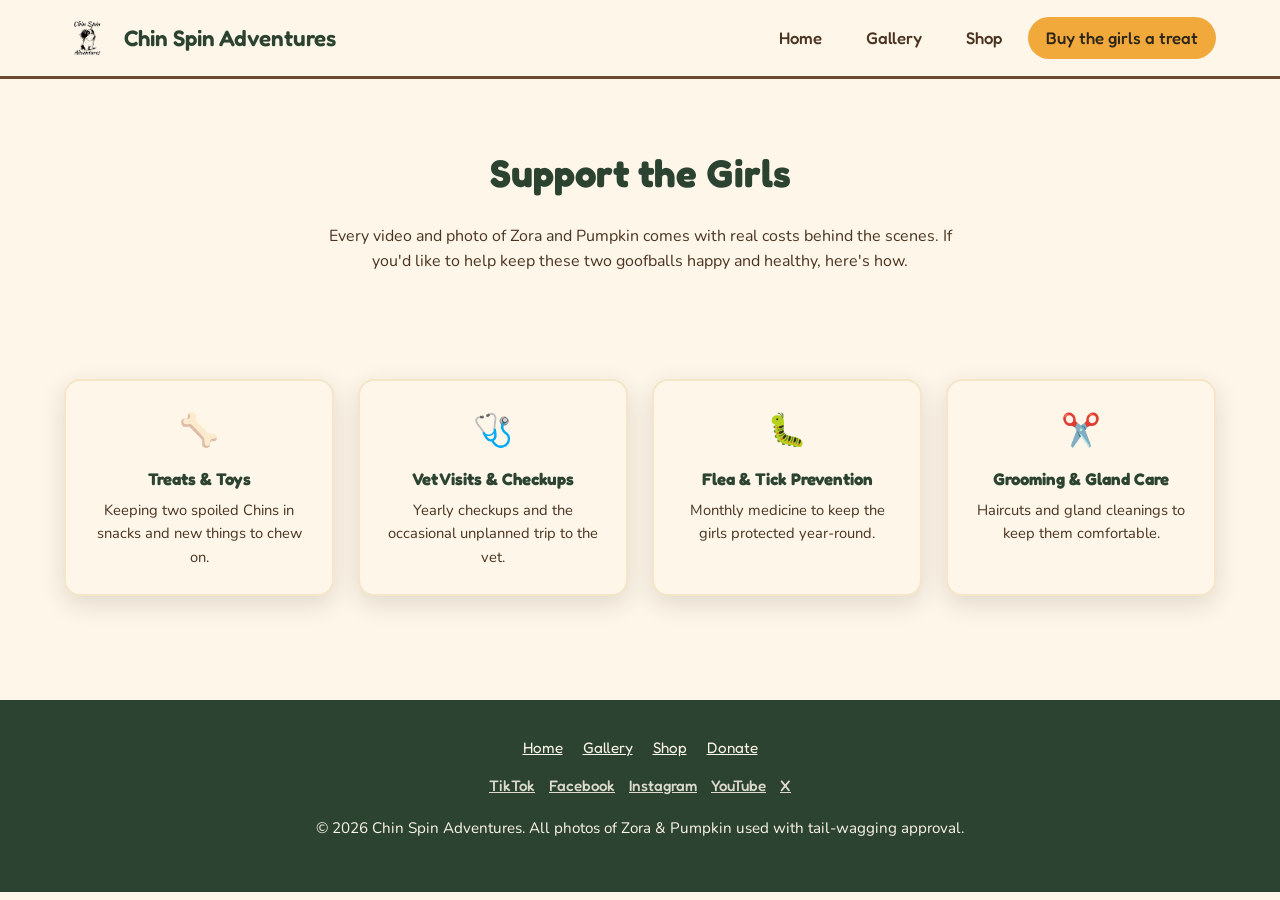
<file: donate.html>
<!DOCTYPE html>
<html lang="en">
<head>
<meta charset="UTF-8">
<meta name="viewport" content="width=device-width, initial-scale=1.0">
<title>Donate | Chin Spin Adventures</title>
<meta name="description" content="Support Zora and Pumpkin's treats, vet visits, and grooming with a donation on Buy Me a Coffee.">
<link rel="preconnect" href="https://fonts.googleapis.com">
<link rel="stylesheet" href="css/style.css">
</head>
<body>

<header class="site-header">
  <div class="site-header__inner">
    <a href="index.html" class="site-logo">
      <img src="images/Chin_Spin_Adventures_Logo_72dpi_500x500_alpha_v101.png" alt="Chin Spin Adventures logo">
      Chin Spin Adventures
    </a>
    <button class="nav-toggle" aria-label="Toggle navigation"></button>
    <nav class="site-nav">
      <a href="index.html">Home</a>
      <a href="gallery.html">Gallery</a>
      <a href="shop.html">Shop</a>
      <a href="donate.html" class="active">Buy the girls a treat</a>
    </nav>
  </div>
</header>

<section class="section" style="padding-bottom:0;">
  <div class="container">
    <h1 class="section-title">Support the Girls</h1>
    <p class="section-subtitle">
      Every video and photo of Zora and Pumpkin comes with real costs behind
      the scenes. If you'd like to help keep these two goofballs happy and
      healthy, here's how.
    </p>
  </div>
</section>

<section class="section" style="padding-top:24px;">
  <div class="container">

    <div class="reasons-grid">
      <div class="reason-card">
        <div class="reason-card__icon">🦴</div>
        <h3>Treats &amp; Toys</h3>
        <p>Keeping two spoiled Chins in snacks and new things to chew on.</p>
      </div>
      <div class="reason-card">
        <div class="reason-card__icon">🩺</div>
        <h3>Vet Visits &amp; Checkups</h3>
        <p>Yearly checkups and the occasional unplanned trip to the vet.</p>
      </div>
      <div class="reason-card">
        <div class="reason-card__icon">🐛</div>
        <h3>Flea &amp; Tick Prevention</h3>
        <p>Monthly medicine to keep the girls protected year-round.</p>
      </div>
      <div class="reason-card">
        <div class="reason-card__icon">✂️</div>
        <h3>Grooming &amp; Gland Care</h3>
        <p>Haircuts and gland cleanings to keep them comfortable.</p>
      </div>
    </div>

    <div class="cta-row">
      <script type="text/javascript" src="https://cdnjs.buymeacoffee.com/1.0.0/button.prod.min.js" data-name="bmc-button" data-slug="wearepumpkg" data-color="#FFDD00" data-emoji="" data-font="Cookie" data-text="Buy the Girls a Treat" data-outline-color="#000000" data-font-color="#000000" data-coffee-color="#ffffff"></script>
    </div>
  </div>
</section>

<footer class="site-footer">
  <div class="footer-nav">
    <a href="index.html">Home</a>
    <a href="gallery.html">Gallery</a>
    <a href="shop.html">Shop</a>
    <a href="donate.html">Donate</a>
  </div>
  <div class="footer-social">
    <a href="https://www.tiktok.com/@chinspinadventures" target="_blank" rel="noopener">TikTok</a>
    <a href="https://www.facebook.com/ChinSpinAdventures/" target="_blank" rel="noopener">Facebook</a>
    <a href="https://www.instagram.com/chinspinadventures/" target="_blank" rel="noopener">Instagram</a>
    <a href="https://www.youtube.com/@ChinSpinAdventures" target="_blank" rel="noopener">YouTube</a>
    <a href="https://x.com/ChinSpinVenture" target="_blank" rel="noopener">X</a>
  </div>
  <p>&copy; <span id="year"></span> Chin Spin Adventures. All photos of Zora &amp; Pumpkin used with tail-wagging approval.</p>
</footer>

<script src="js/main.js"></script>
<script>document.getElementById('year').textContent = new Date().getFullYear();</script>
</body>
</html>
</file>
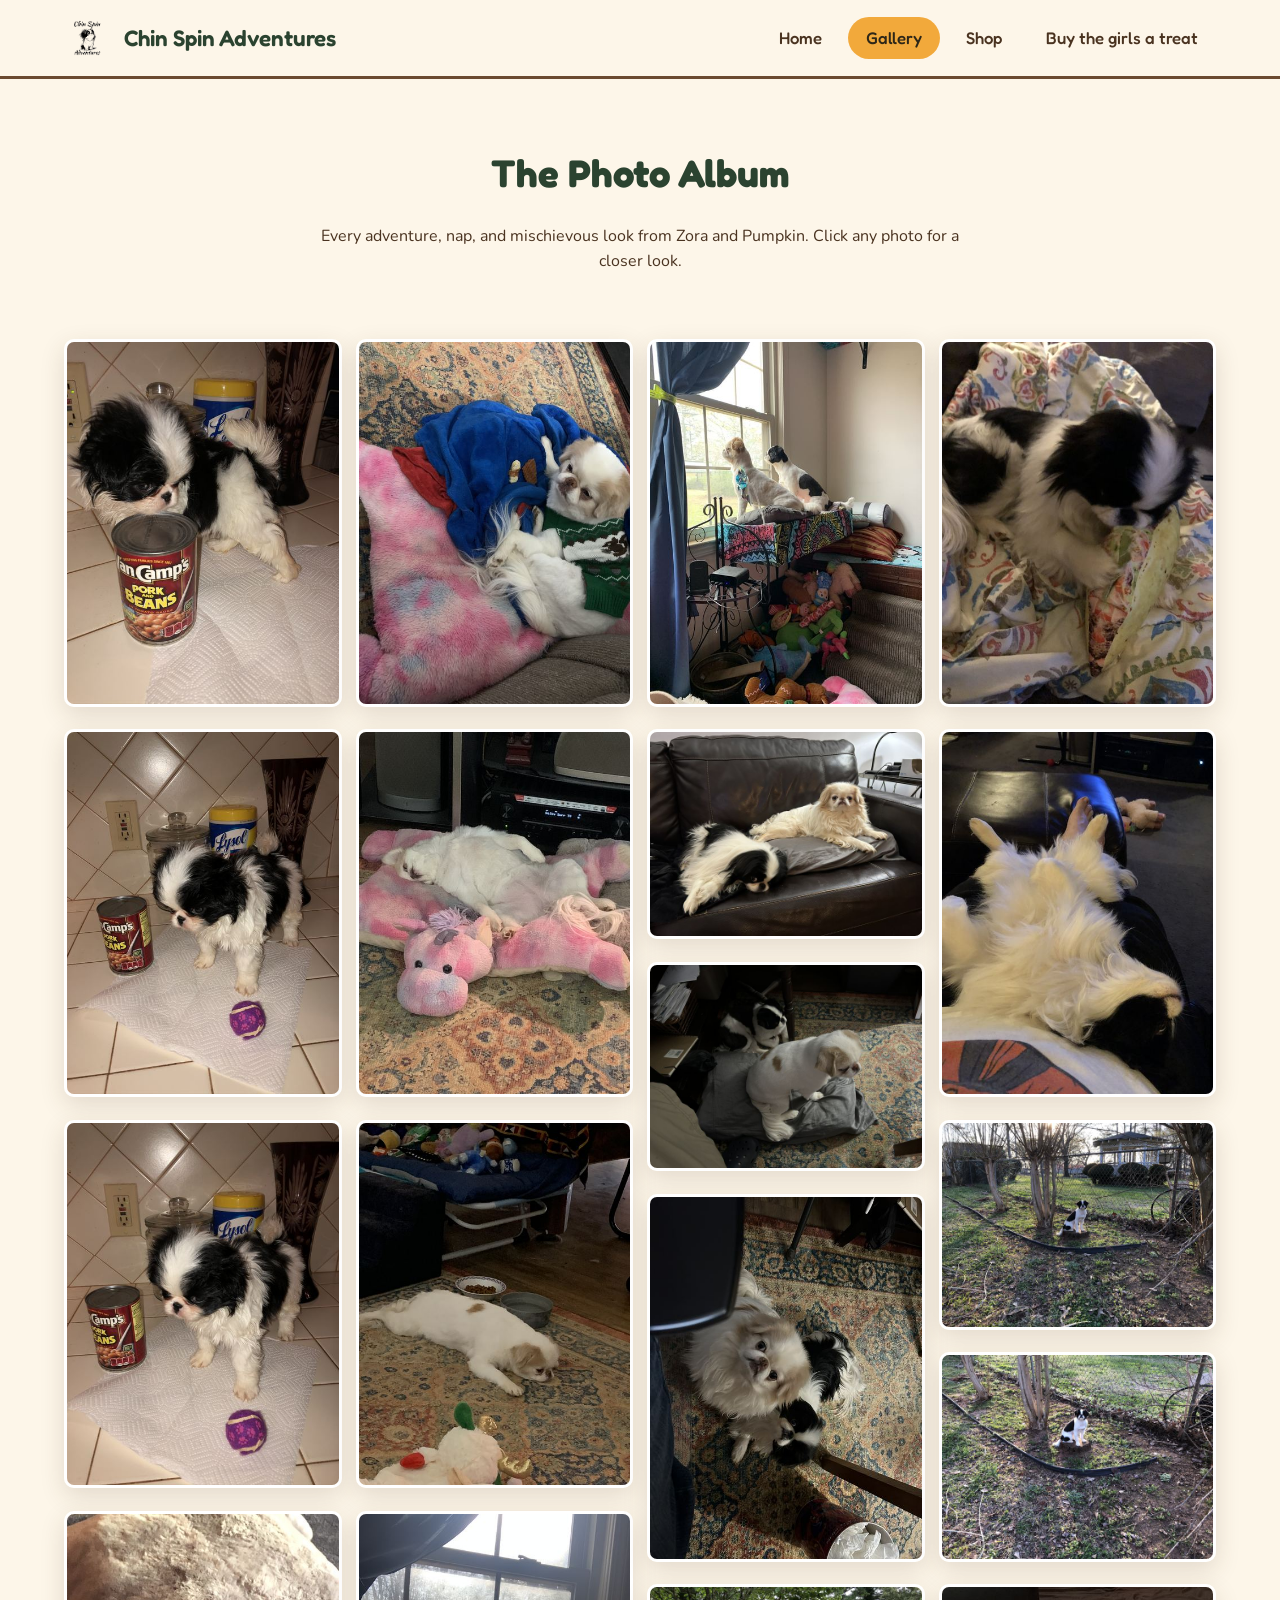
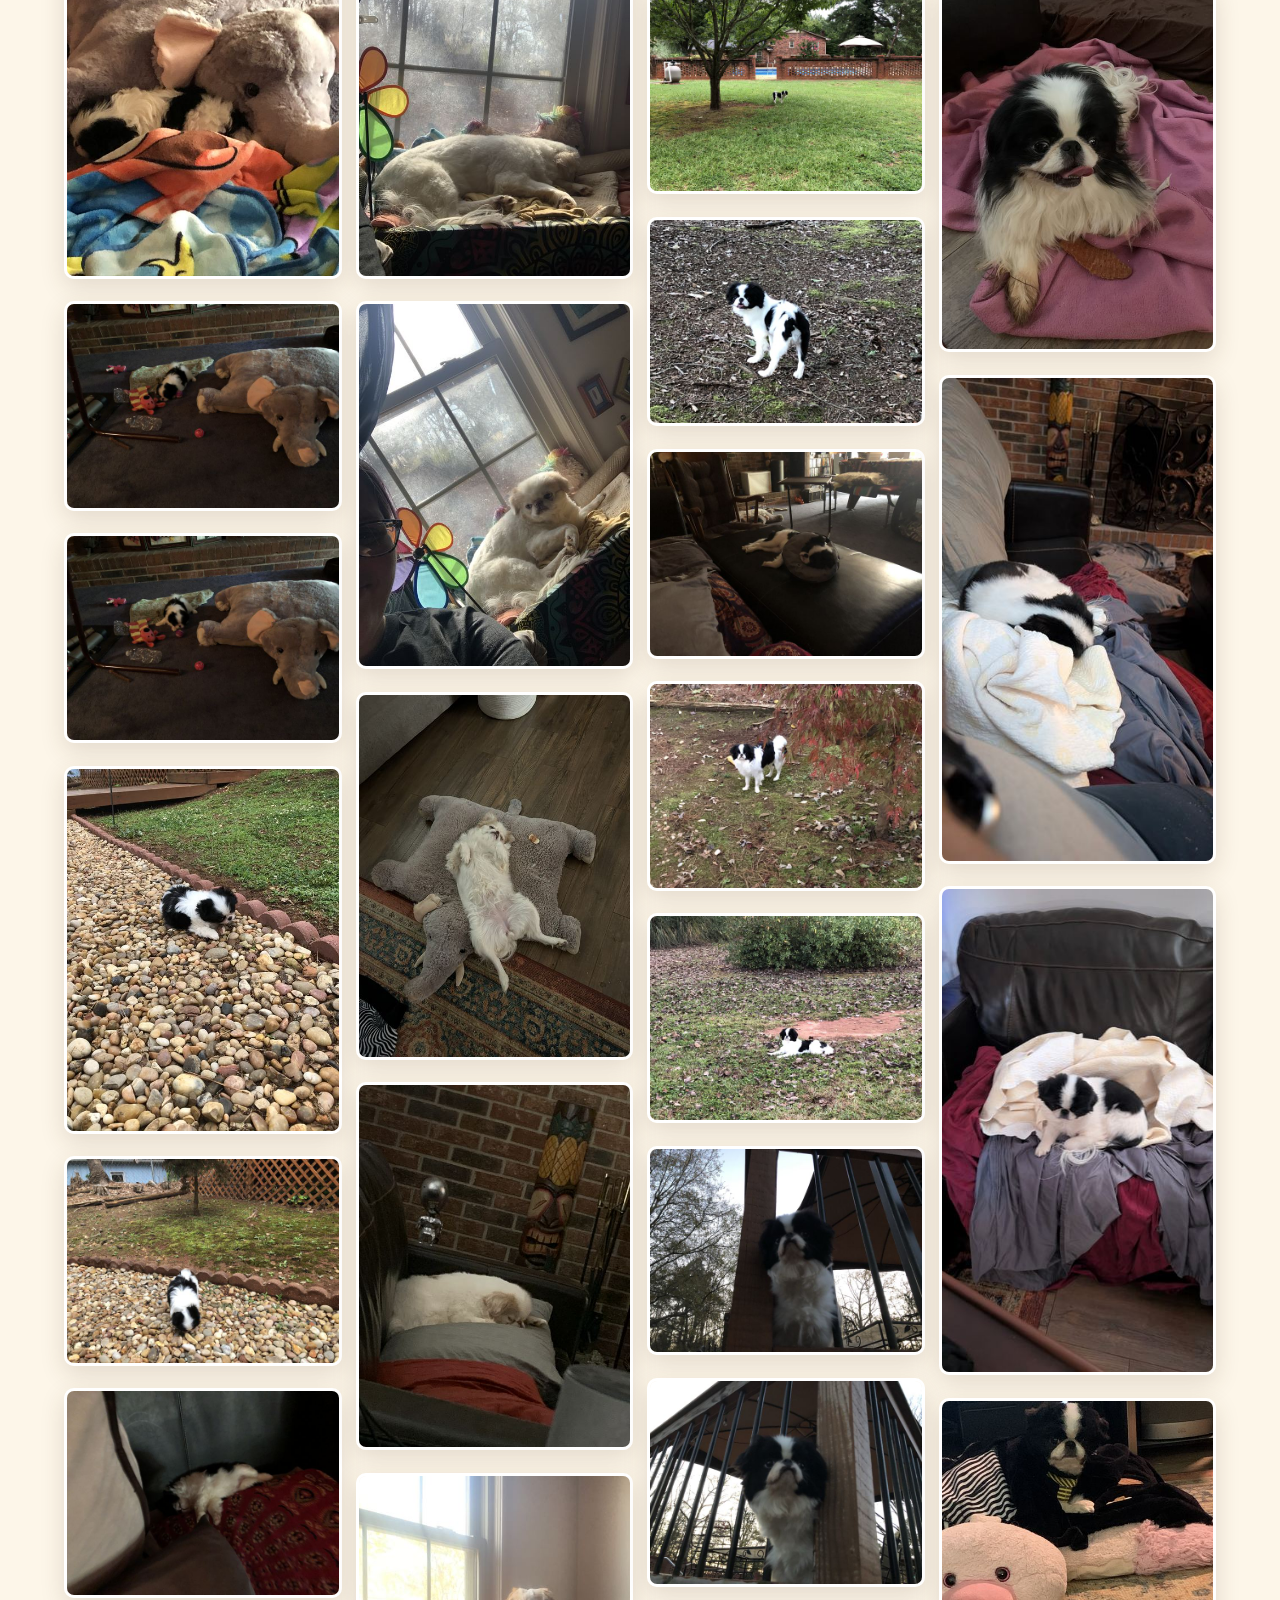
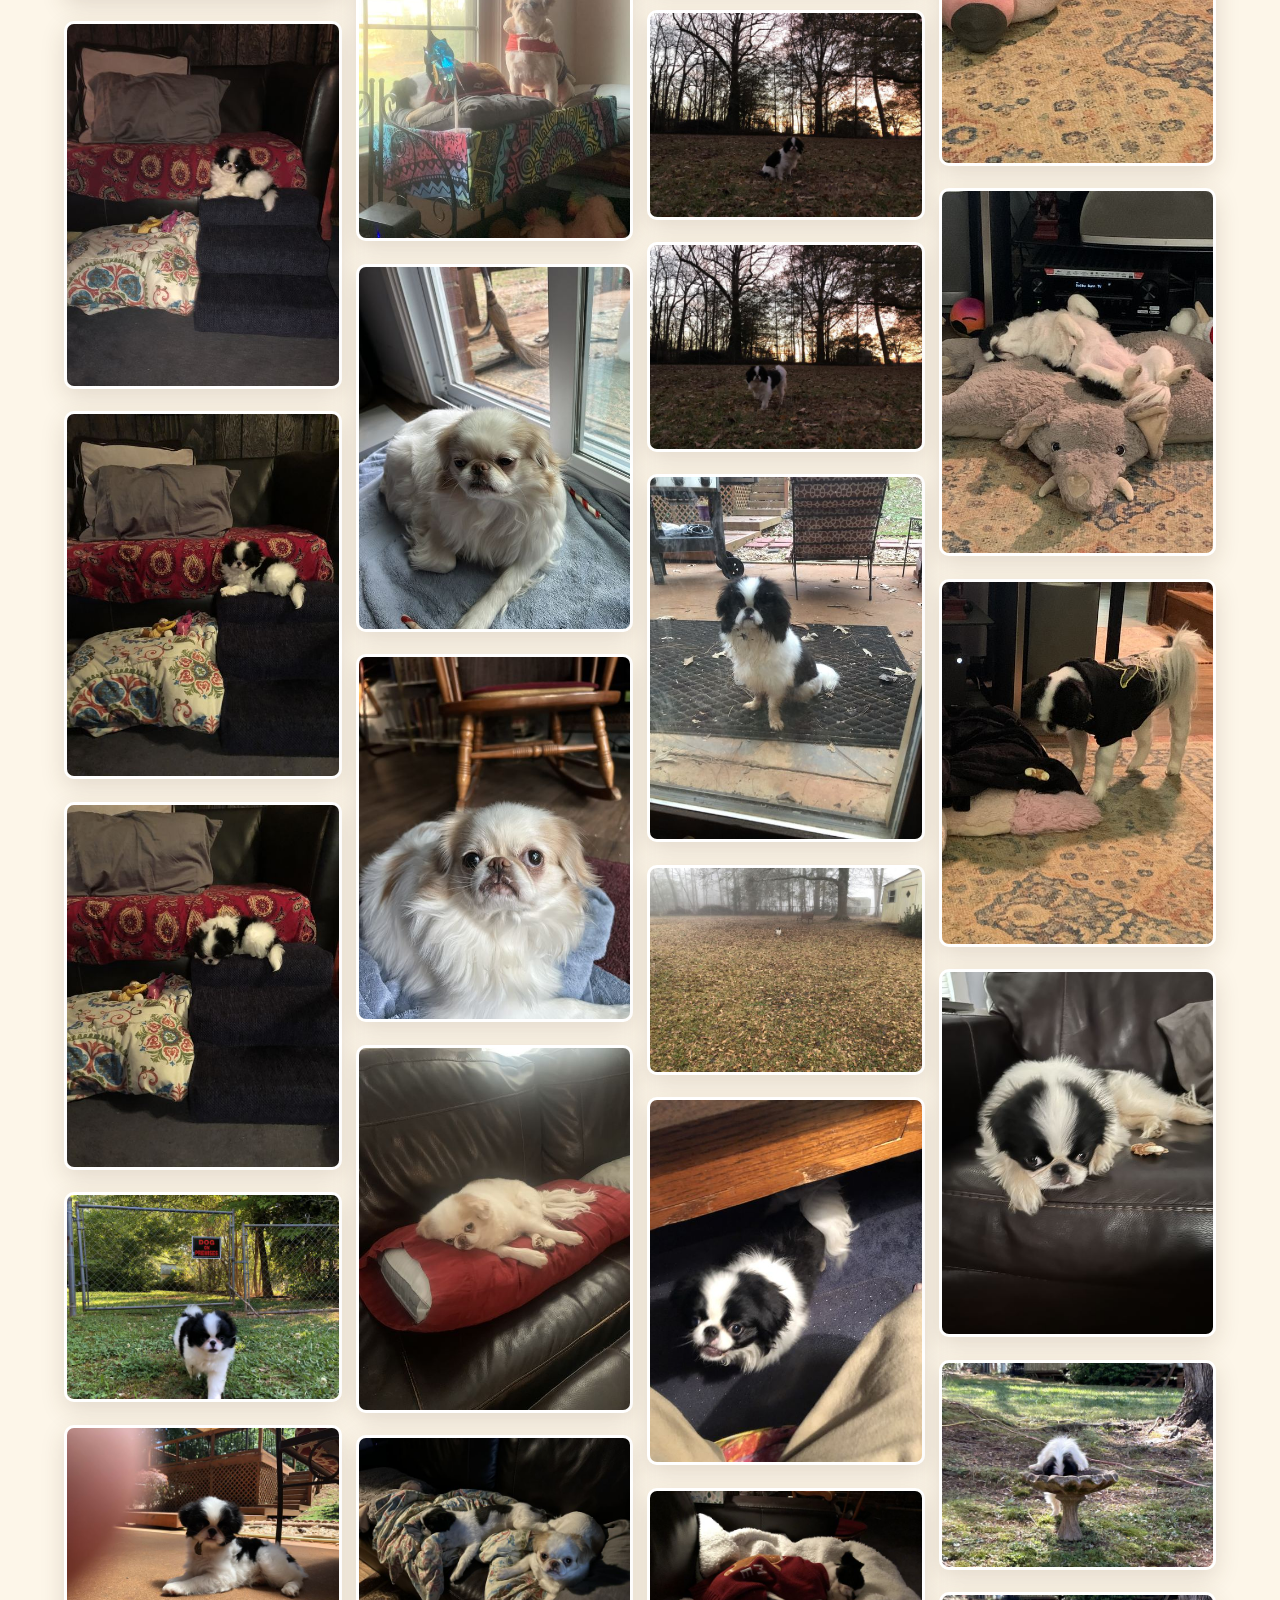
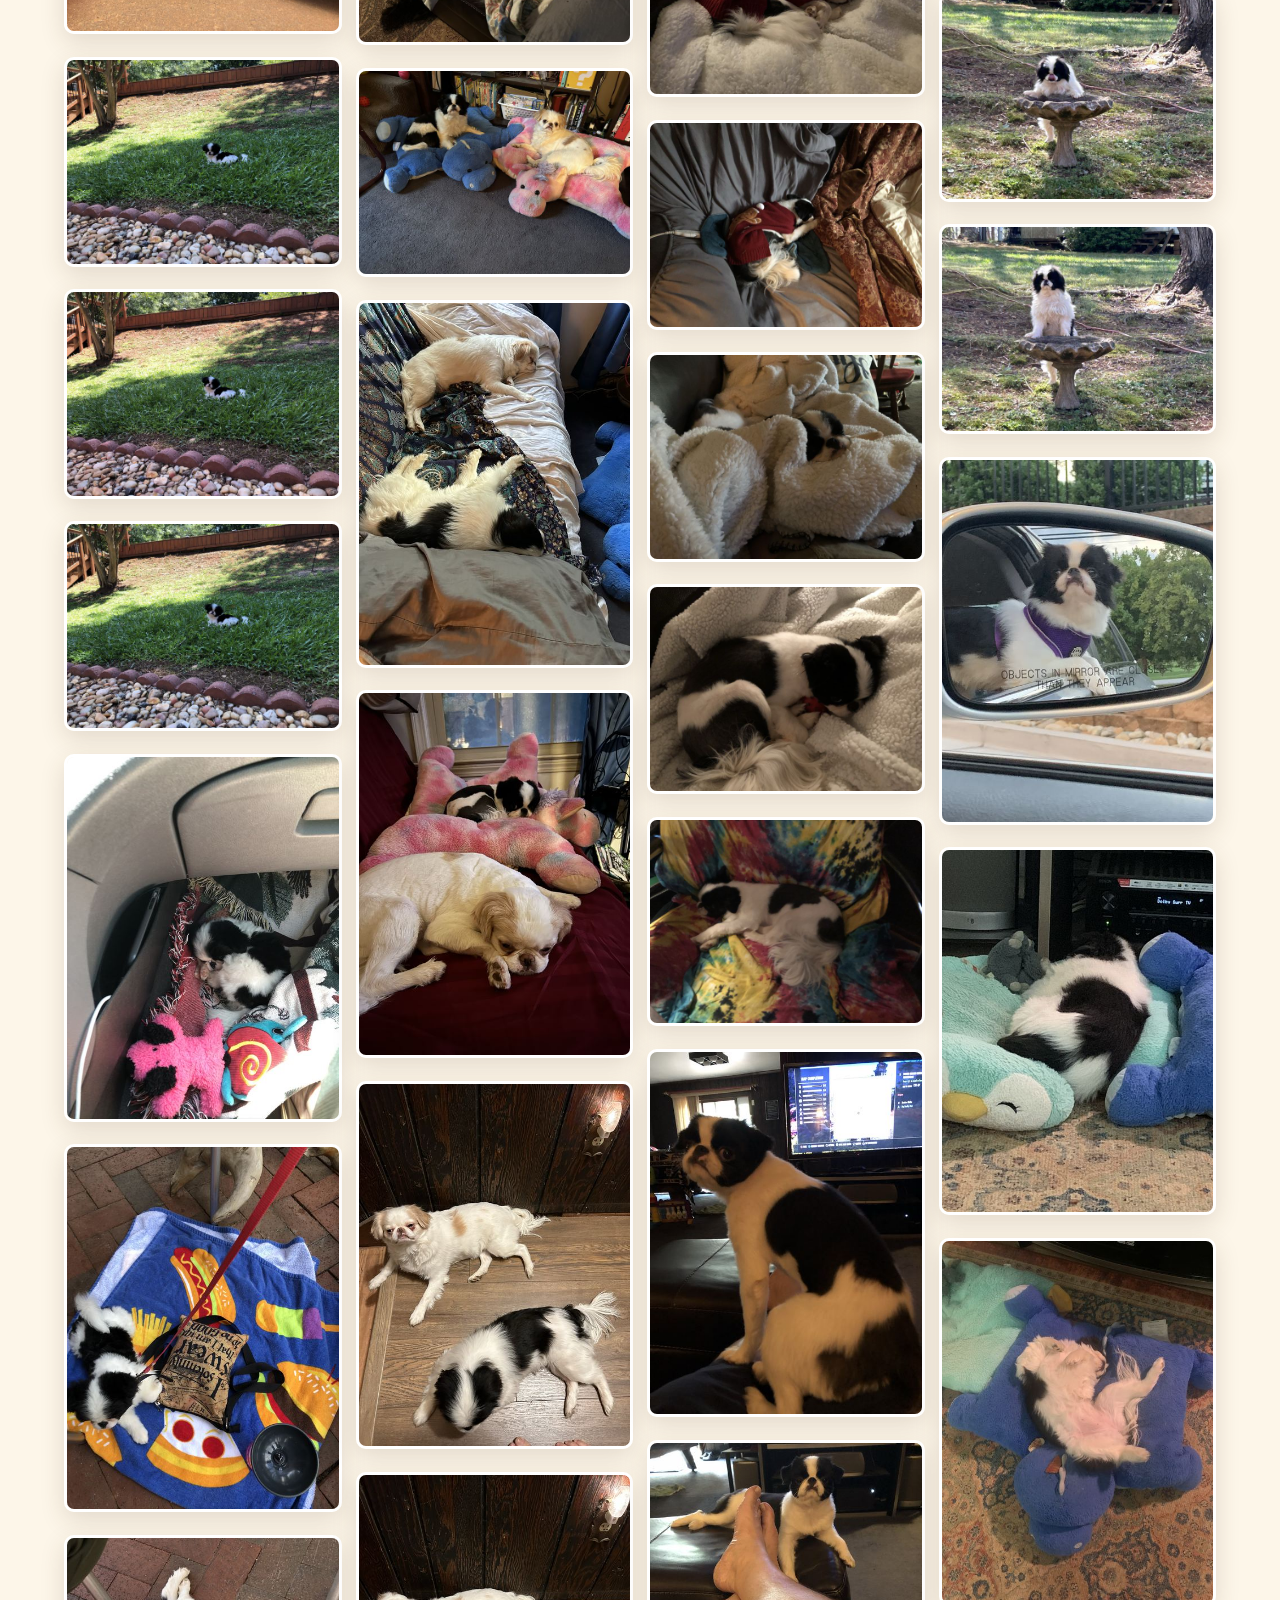
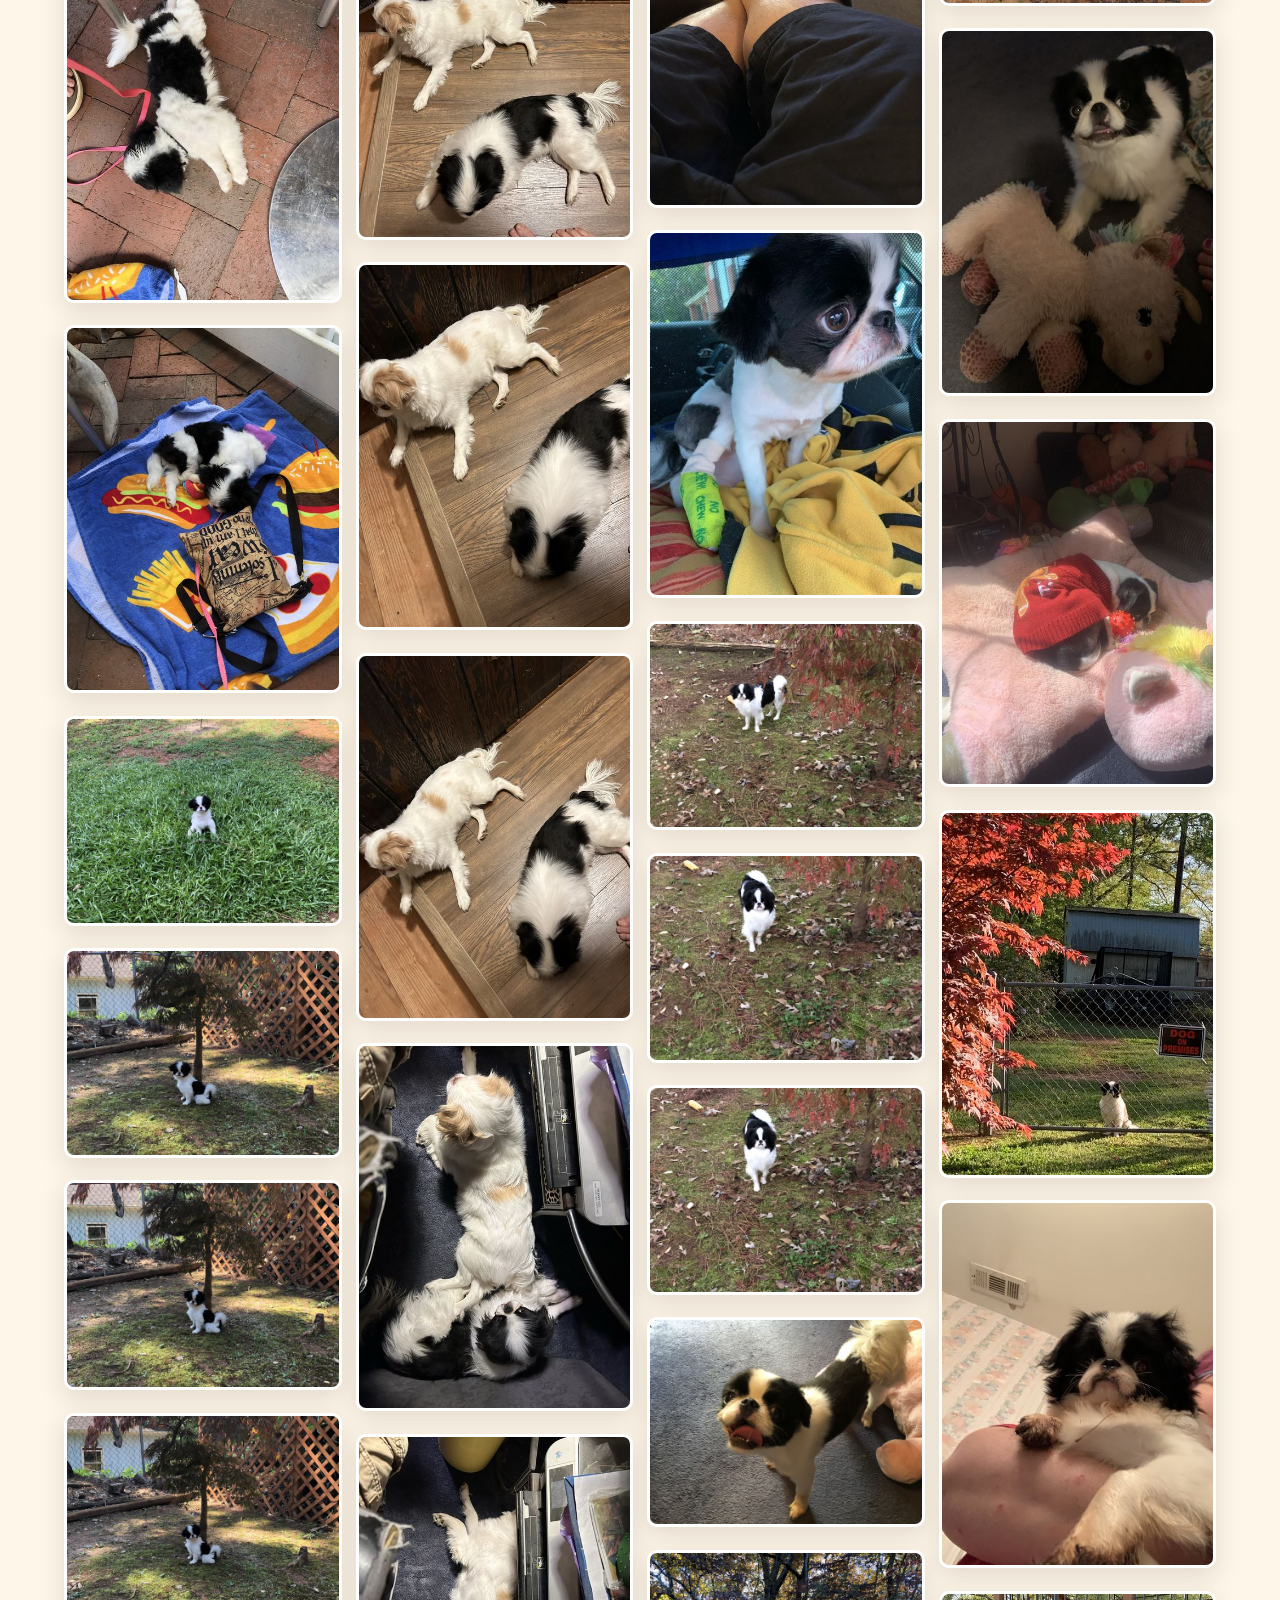
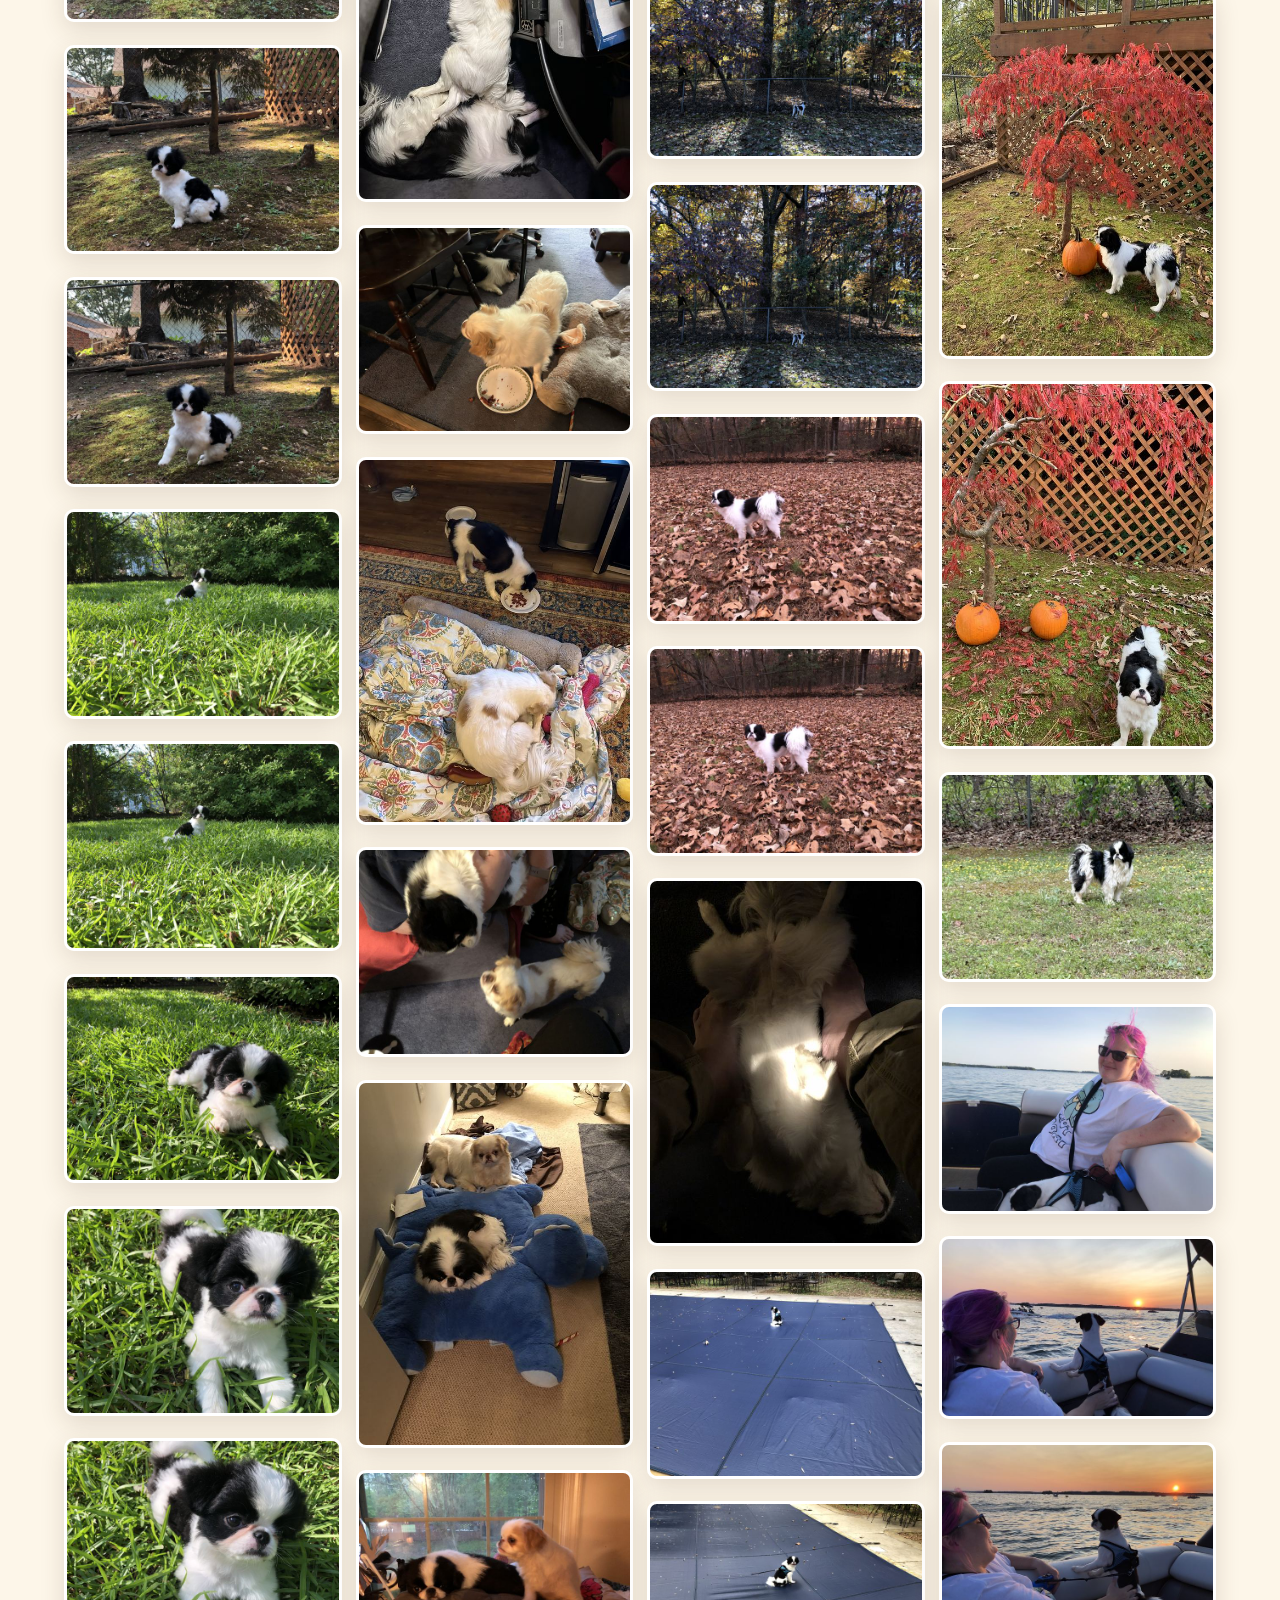
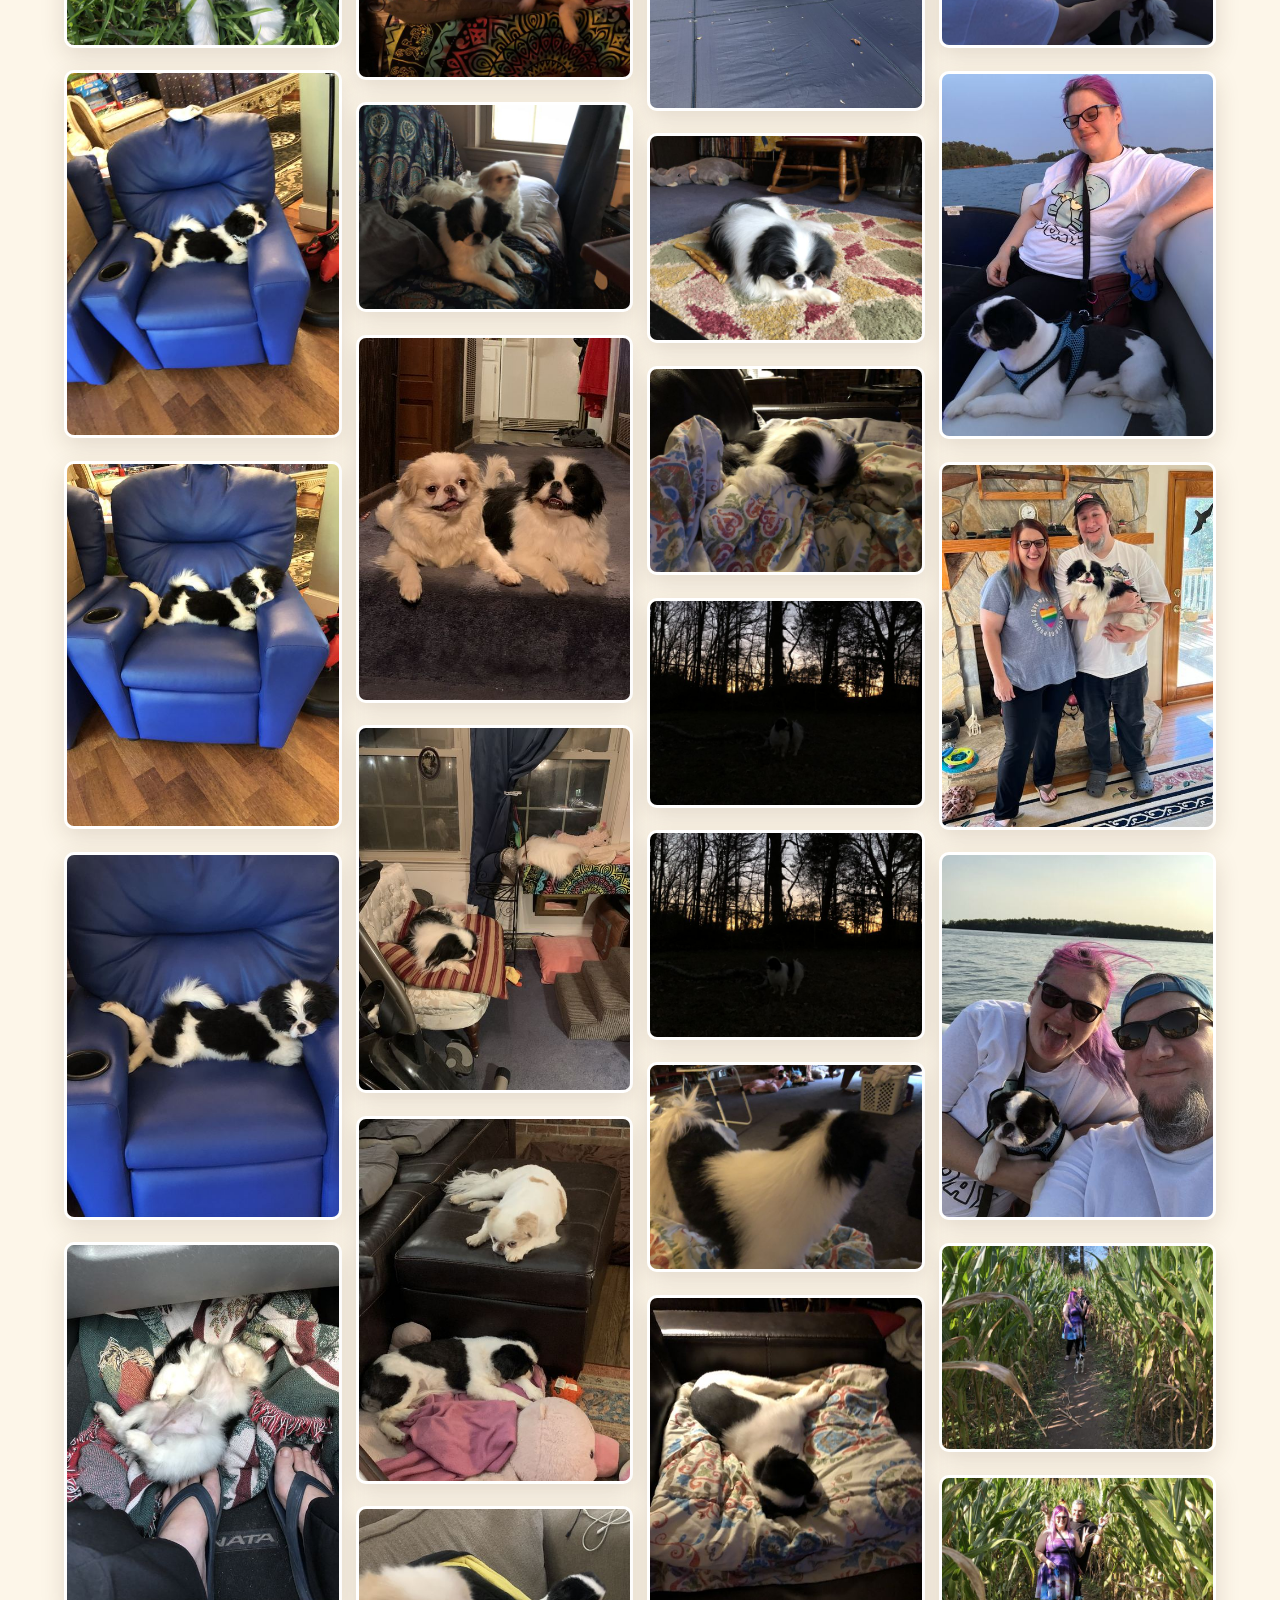
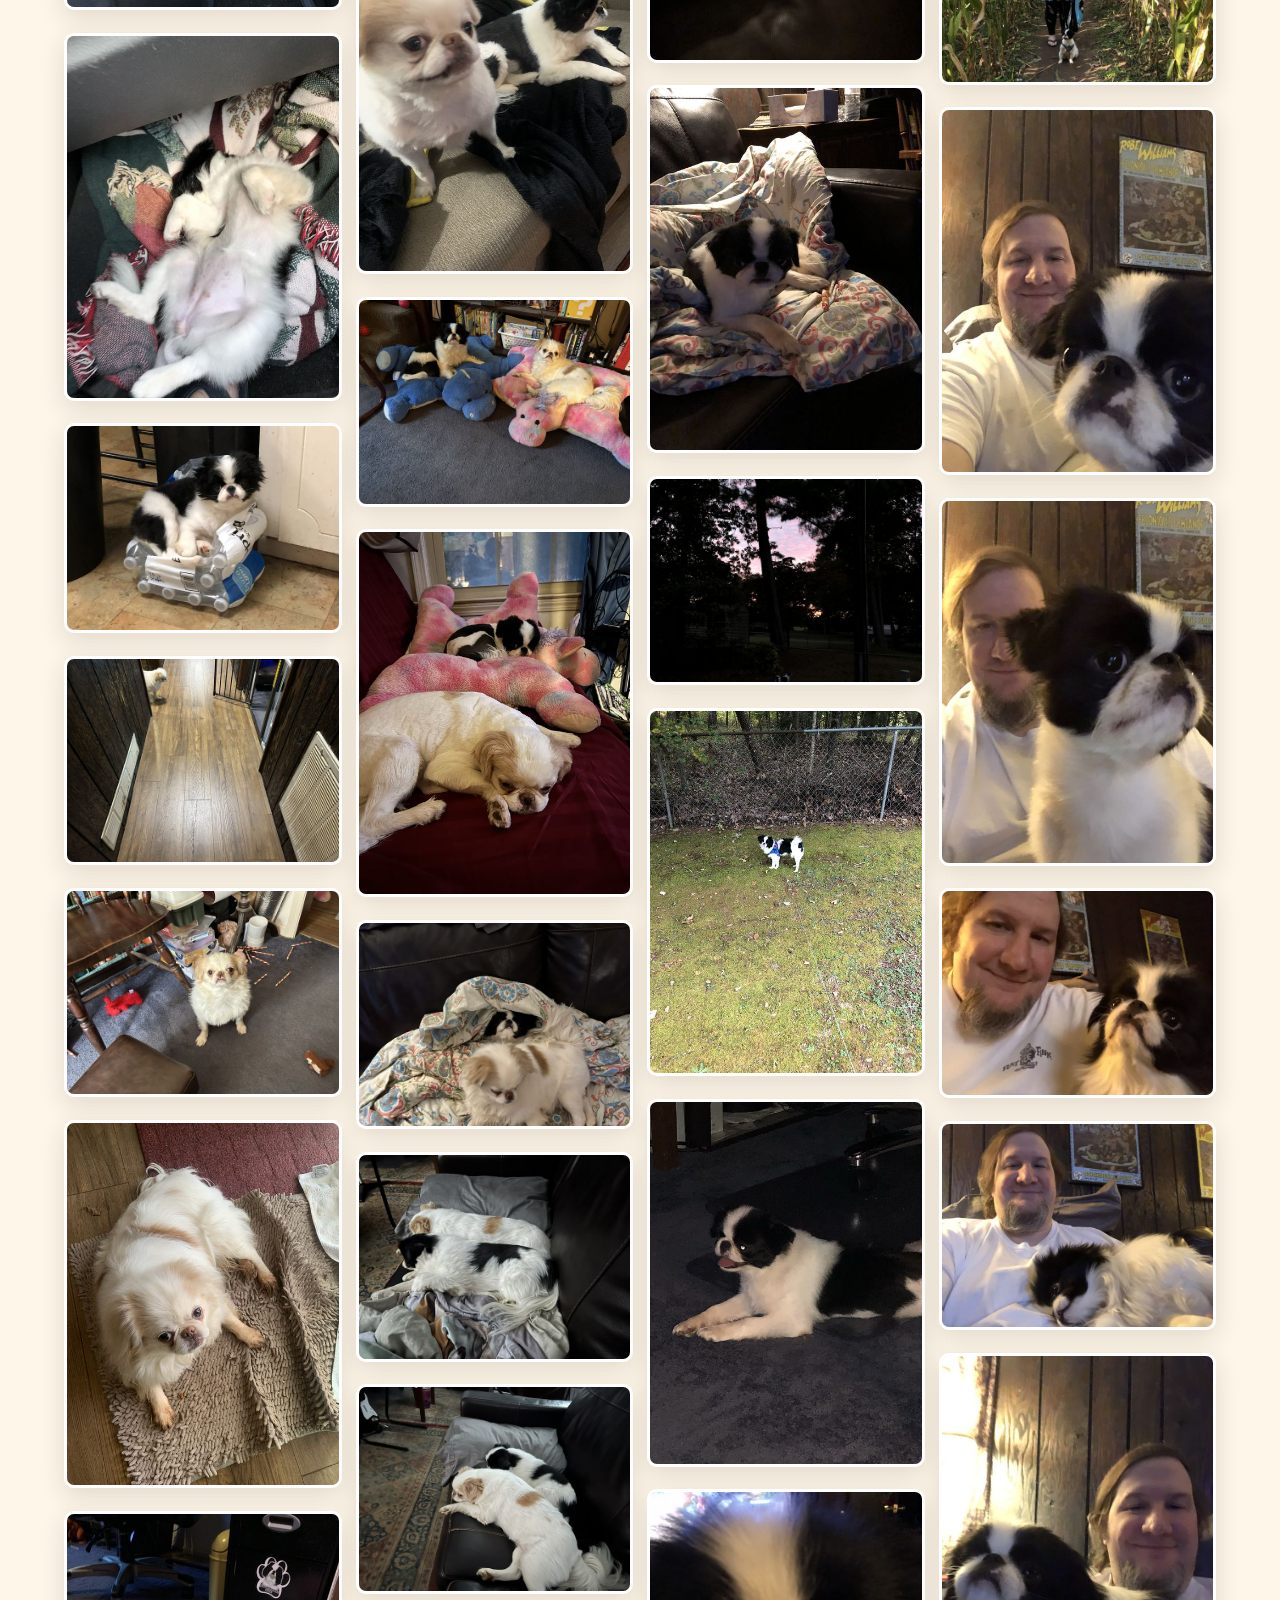
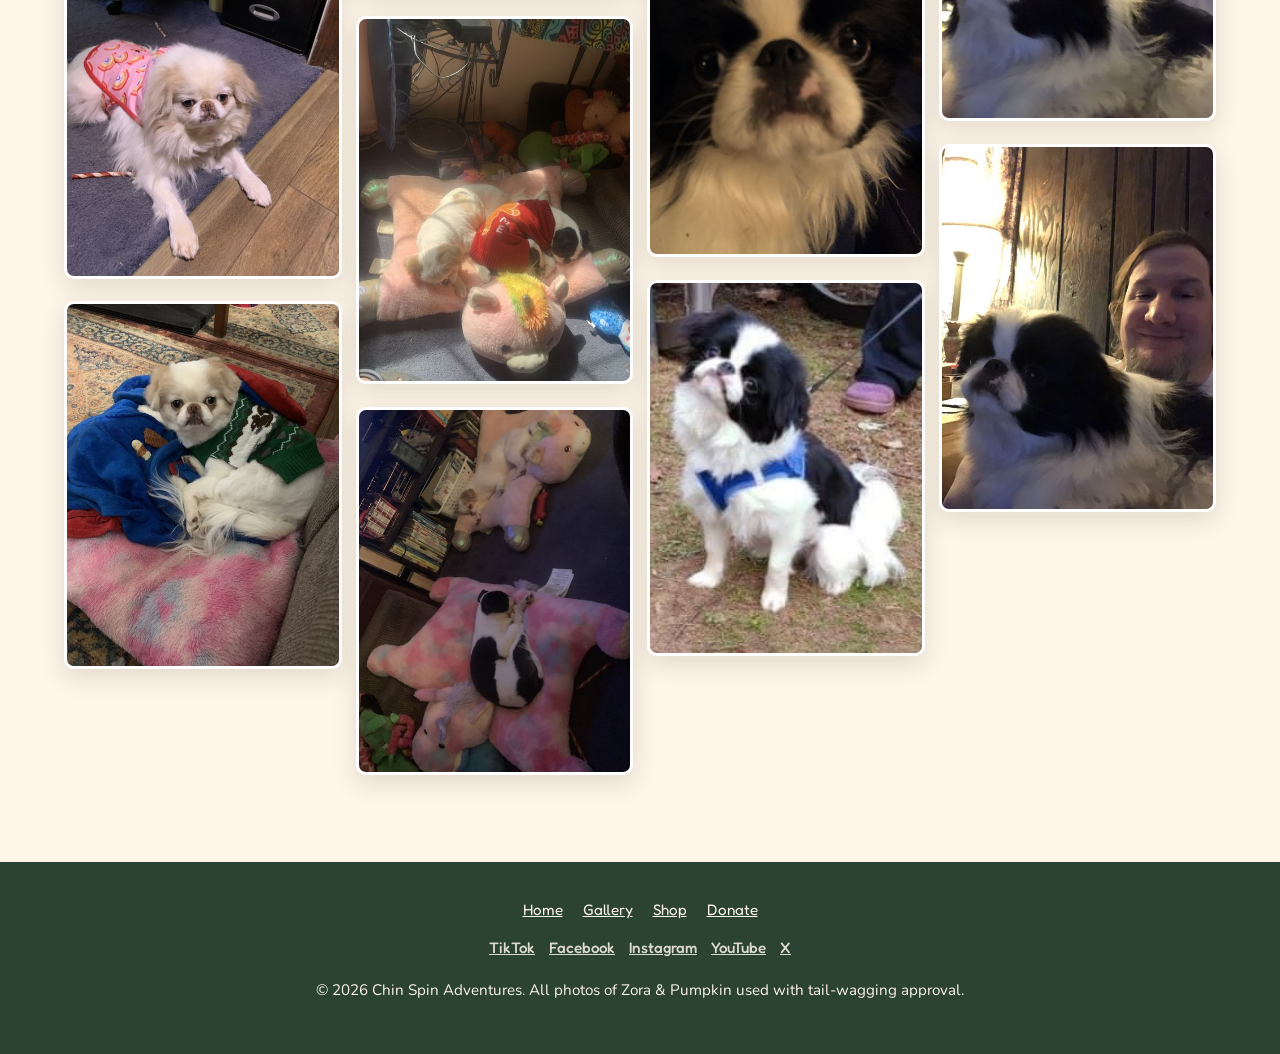
<file: gallery.html>
<!DOCTYPE html>
<html lang="en">
<head>
<meta charset="UTF-8">
<meta name="viewport" content="width=device-width, initial-scale=1.0">
<title>Gallery | Chin Spin Adventures</title>
<meta name="description" content="Photo album of Zora and Pumpkin, two Japanese Chin pups. Click any photo for a bigger look.">
<link rel="preconnect" href="https://fonts.googleapis.com">
<link rel="stylesheet" href="css/style.css">
<link rel="stylesheet" href="css/gallery.css">
</head>
<body>

<header class="site-header">
  <div class="site-header__inner">
    <a href="index.html" class="site-logo">
      <img src="images/Chin_Spin_Adventures_Logo_72dpi_500x500_alpha_v101.png" alt="Chin Spin Adventures logo">
      Chin Spin Adventures
    </a>
    <button class="nav-toggle" aria-label="Toggle navigation"></button>
    <nav class="site-nav">
      <a href="index.html">Home</a>
      <a href="gallery.html" class="active">Gallery</a>
      <a href="shop.html">Shop</a>
      <a href="donate.html">Buy the girls a treat</a>
    </nav>
  </div>
</header>

<section class="section" style="padding-bottom:0;">
  <div class="container">
    <h1 class="section-title">The Photo Album</h1>
    <p class="section-subtitle">
      Every adventure, nap, and mischievous look from Zora and Pumpkin.
      Click any photo for a closer look.
    </p>
  </div>
</section>

<section class="section" style="padding-top:24px;">
  <div class="container">
    <div class="photo-wall" id="photoWall"></div>
  </div>
</section>

<footer class="site-footer">
  <div class="footer-nav">
    <a href="index.html">Home</a>
    <a href="gallery.html">Gallery</a>
    <a href="shop.html">Shop</a>
    <a href="donate.html">Donate</a>
  </div>
  <div class="footer-social">
    <a href="https://www.tiktok.com/@chinspinadventures" target="_blank" rel="noopener">TikTok</a>
    <a href="https://www.facebook.com/ChinSpinAdventures/" target="_blank" rel="noopener">Facebook</a>
    <a href="https://www.instagram.com/chinspinadventures/" target="_blank" rel="noopener">Instagram</a>
    <a href="https://www.youtube.com/@ChinSpinAdventures" target="_blank" rel="noopener">YouTube</a>
    <a href="https://x.com/ChinSpinVenture" target="_blank" rel="noopener">X</a>
  </div>
  <p>&copy; <span id="year"></span> Chin Spin Adventures. All photos of Zora &amp; Pumpkin used with tail-wagging approval.</p>
</footer>

<script src="js/main.js"></script>
<script src="js/gallery-data.js"></script>
<script src="js/lightbox.js"></script>
<script src="js/gallery.js"></script>
<script>document.getElementById('year').textContent = new Date().getFullYear();</script>
</body>
</html>
</file>
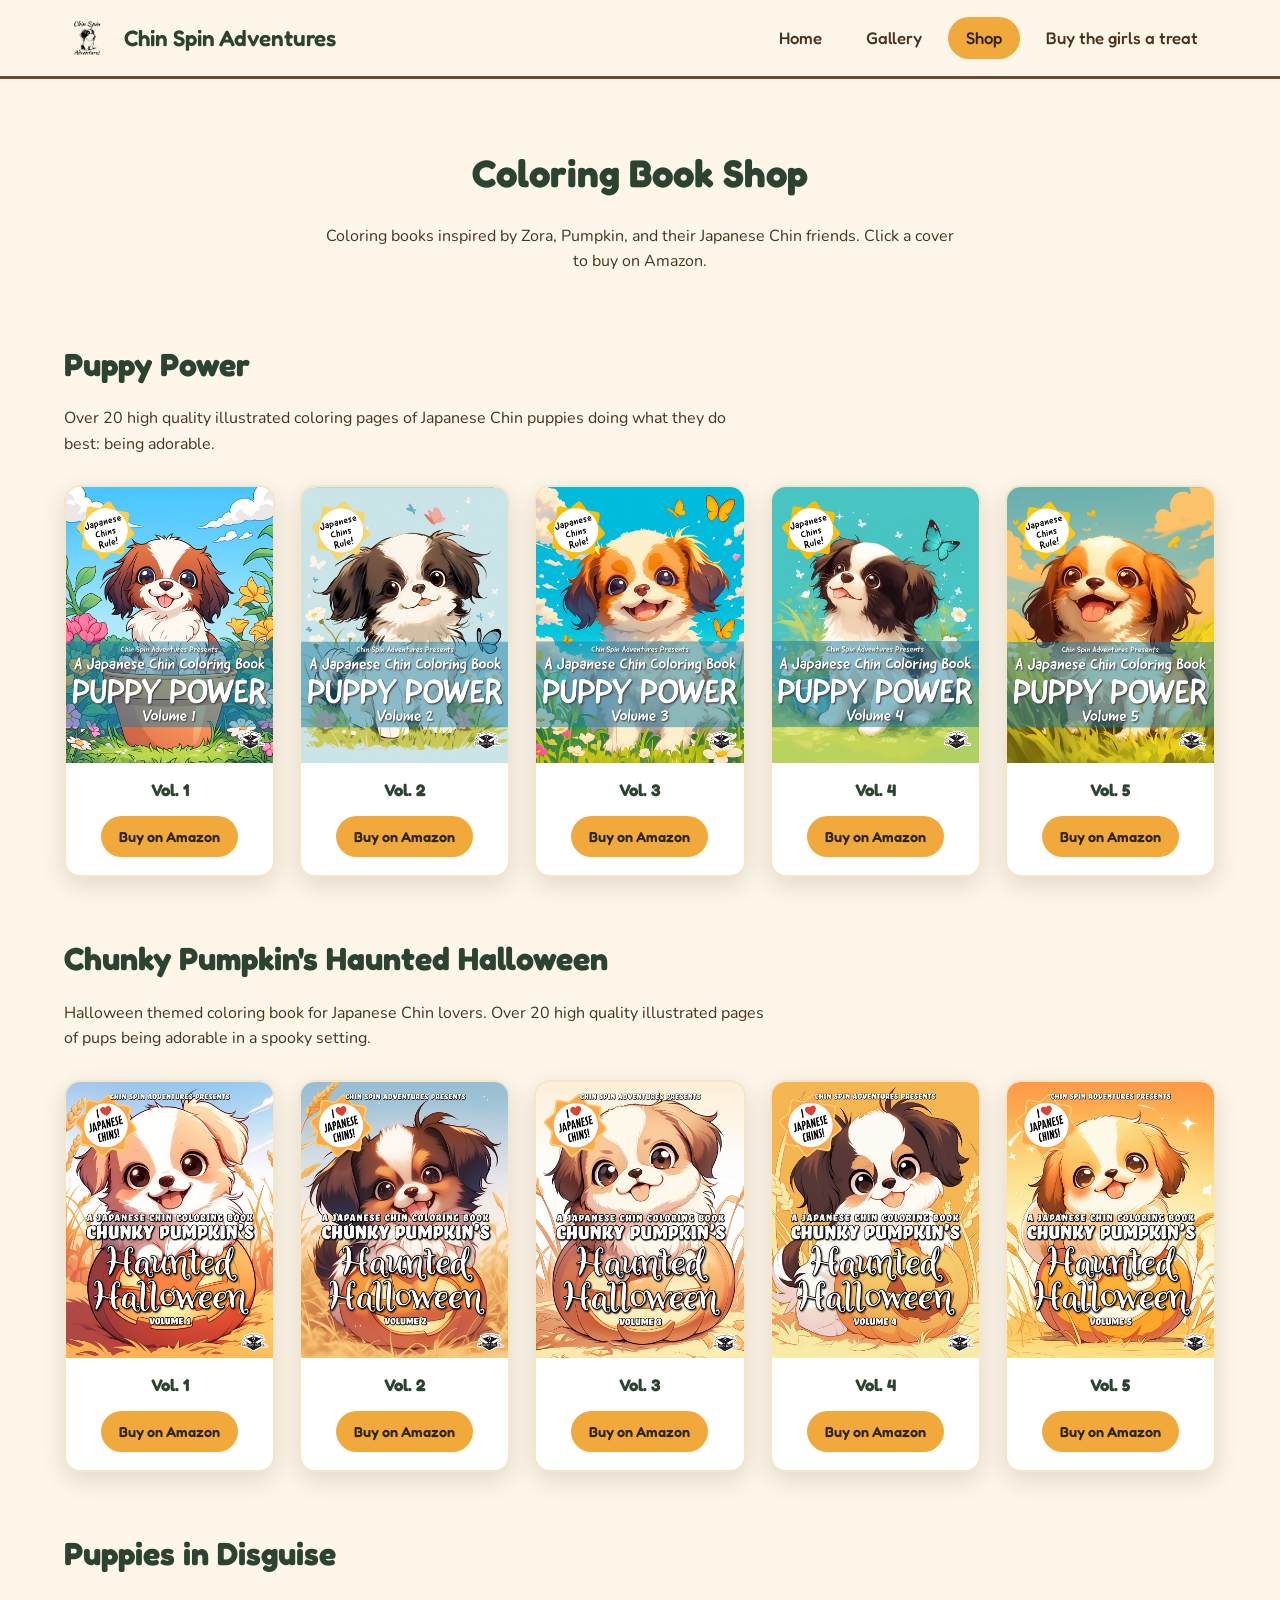
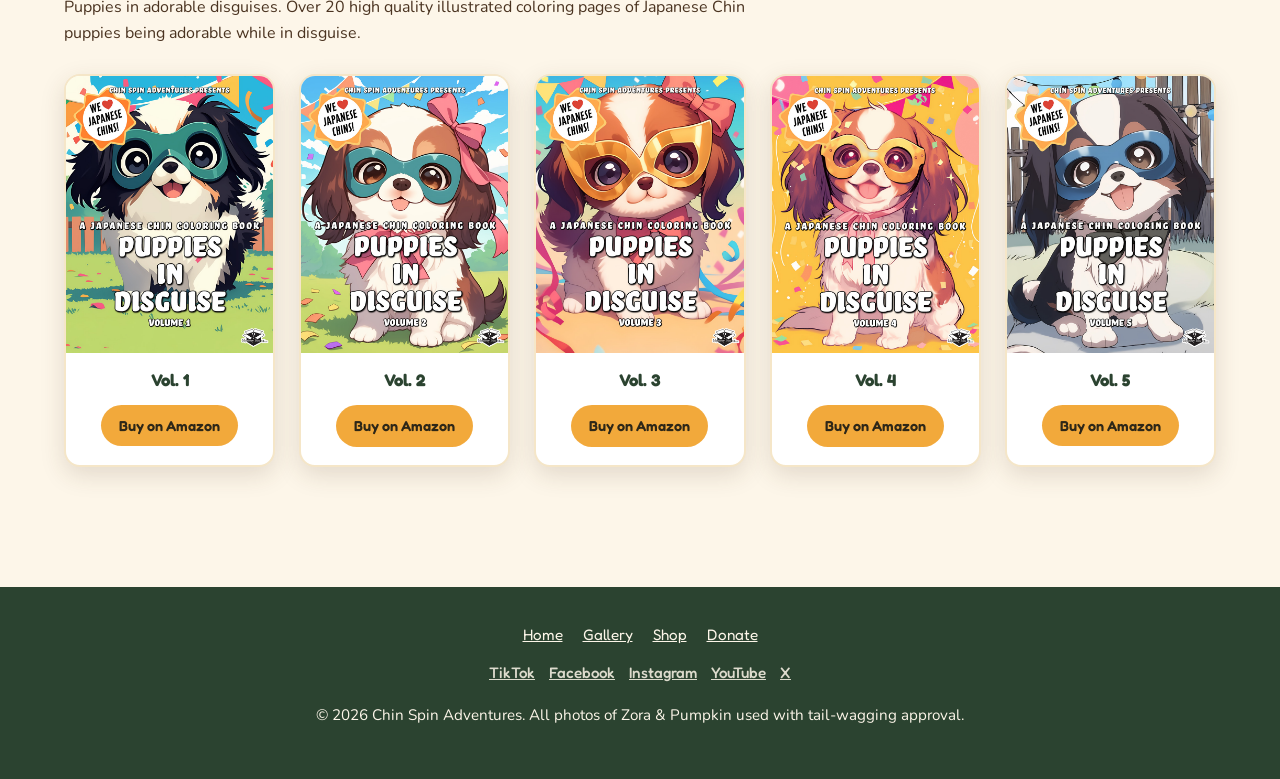
<file: shop.html>
<!DOCTYPE html>
<html lang="en">
<head>
<meta charset="UTF-8">
<meta name="viewport" content="width=device-width, initial-scale=1.0">
<title>Shop | Chin Spin Adventures</title>
<meta name="description" content="Coloring books starring Zora, Pumpkin, and their Japanese Chin friends. Available now on Amazon.">
<link rel="preconnect" href="https://fonts.googleapis.com">
<link rel="stylesheet" href="css/style.css">
<link rel="stylesheet" href="css/shop.css">
</head>
<body>

<header class="site-header">
  <div class="site-header__inner">
    <a href="index.html" class="site-logo">
      <img src="images/Chin_Spin_Adventures_Logo_72dpi_500x500_alpha_v101.png" alt="Chin Spin Adventures logo">
      Chin Spin Adventures
    </a>
    <button class="nav-toggle" aria-label="Toggle navigation"></button>
    <nav class="site-nav">
      <a href="index.html">Home</a>
      <a href="gallery.html">Gallery</a>
      <a href="shop.html" class="active">Shop</a>
      <a href="donate.html">Buy the girls a treat</a>
    </nav>
  </div>
</header>

<section class="section" style="padding-bottom:0;">
  <div class="container">
    <h1 class="section-title">Coloring Book Shop</h1>
    <p class="section-subtitle">
      Coloring books inspired by Zora, Pumpkin, and their Japanese Chin
      friends. Click a cover to buy on Amazon.
    </p>
  </div>
</section>

<section class="section" style="padding-top:24px;">
  <div class="container">

    <div class="collection">
      <h2 class="collection__title">Puppy Power</h2>
      <p class="collection__desc">
        Over 20 high quality illustrated coloring pages of Japanese Chin
        puppies doing what they do best: being adorable.
      </p>
      <div class="collection__grid">

        <div class="book-card">
          <div class="book-card__image">
            <img src="shop/puppy_power_book_01.jpg" alt="Puppy Power - Japanese Chin Coloring Book - Volume 1" loading="lazy">
          </div>
          <div class="book-card__info">
            <h3 class="book-card__title">Vol. 1</h3>
            <a href="https://www.amazon.com/dp/B0DD8VR71L" target="_blank" rel="noopener" class="book-card__buy">Buy on Amazon</a>
          </div>
        </div>

        <div class="book-card">
          <div class="book-card__image">
            <img src="shop/puppy_power_book_02.jpg" alt="Puppy Power - Japanese Chin Coloring Book - Volume 2" loading="lazy">
          </div>
          <div class="book-card__info">
            <h3 class="book-card__title">Vol. 2</h3>
            <a href="https://www.amazon.com/dp/B0DD8TXRGG" target="_blank" rel="noopener" class="book-card__buy">Buy on Amazon</a>
          </div>
        </div>

        <div class="book-card">
          <div class="book-card__image">
            <img src="shop/puppy_power_book_03.jpg" alt="Puppy Power - Japanese Chin Coloring Book - Volume 3" loading="lazy">
          </div>
          <div class="book-card__info">
            <h3 class="book-card__title">Vol. 3</h3>
            <a href="https://www.amazon.com/dp/B0DD8HJYM9" target="_blank" rel="noopener" class="book-card__buy">Buy on Amazon</a>
          </div>
        </div>

        <div class="book-card">
          <div class="book-card__image">
            <img src="shop/puppy_power_book_04.jpg" alt="Puppy Power - Japanese Chin Coloring Book - Volume 4" loading="lazy">
          </div>
          <div class="book-card__info">
            <h3 class="book-card__title">Vol. 4</h3>
            <a href="https://www.amazon.com/dp/B0DD8FWNF4" target="_blank" rel="noopener" class="book-card__buy">Buy on Amazon</a>
          </div>
        </div>

        <div class="book-card">
          <div class="book-card__image">
            <img src="shop/puppy_power_book_05.jpg" alt="Puppy Power - Japanese Chin Coloring Book - Volume 5" loading="lazy">
          </div>
          <div class="book-card__info">
            <h3 class="book-card__title">Vol. 5</h3>
            <a href="https://www.amazon.com/dp/B0DDB2PVYM" target="_blank" rel="noopener" class="book-card__buy">Buy on Amazon</a>
          </div>
        </div>

      </div>
    </div>

    <div class="collection">
      <h2 class="collection__title">Chunky Pumpkin's Haunted Halloween</h2>
      <p class="collection__desc">
        Halloween themed coloring book for Japanese Chin lovers. Over 20 high
        quality illustrated pages of pups being adorable in a spooky setting.
      </p>
      <div class="collection__grid">

        <div class="book-card">
          <div class="book-card__image">
            <img src="shop/chunky_pumpkins_halloween_book_01.jpg" alt="Chunky Pumpkin's Haunted Halloween - Volume 1" loading="lazy">
          </div>
          <div class="book-card__info">
            <h3 class="book-card__title">Vol. 1</h3>
            <a href="https://www.amazon.com/dp/B0DGQ66S1B" target="_blank" rel="noopener" class="book-card__buy">Buy on Amazon</a>
          </div>
        </div>

        <div class="book-card">
          <div class="book-card__image">
            <img src="shop/chunky_pumpkins_halloween_book_02.jpg" alt="Chunky Pumpkin's Haunted Halloween - Volume 2" loading="lazy">
          </div>
          <div class="book-card__info">
            <h3 class="book-card__title">Vol. 2</h3>
            <a href="https://www.amazon.com/dp/B0DGQ8QKW6" target="_blank" rel="noopener" class="book-card__buy">Buy on Amazon</a>
          </div>
        </div>

        <div class="book-card">
          <div class="book-card__image">
            <img src="shop/chunky_pumpkins_halloween_book_03.jpg" alt="Chunky Pumpkin's Haunted Halloween - Volume 3" loading="lazy">
          </div>
          <div class="book-card__info">
            <h3 class="book-card__title">Vol. 3</h3>
            <a href="https://www.amazon.com/dp/B0DGQGN6TJ" target="_blank" rel="noopener" class="book-card__buy">Buy on Amazon</a>
          </div>
        </div>

        <div class="book-card">
          <div class="book-card__image">
            <img src="shop/chunky_pumpkins_halloween_book_04.jpg" alt="Chunky Pumpkin's Haunted Halloween - Volume 4" loading="lazy">
          </div>
          <div class="book-card__info">
            <h3 class="book-card__title">Vol. 4</h3>
            <a href="https://www.amazon.com/dp/B0DGVV69Z8" target="_blank" rel="noopener" class="book-card__buy">Buy on Amazon</a>
          </div>
        </div>

        <div class="book-card">
          <div class="book-card__image">
            <img src="shop/chunky_pumpkins_halloween_book_05.jpg" alt="Chunky Pumpkin's Haunted Halloween - Volume 5" loading="lazy">
          </div>
          <div class="book-card__info">
            <h3 class="book-card__title">Vol. 5</h3>
            <a href="https://www.amazon.com/dp/B0DGVT3S3Y" target="_blank" rel="noopener" class="book-card__buy">Buy on Amazon</a>
          </div>
        </div>

      </div>
    </div>

    <div class="collection">
      <h2 class="collection__title">Puppies in Disguise</h2>
      <p class="collection__desc">
        Puppies in adorable disguises. Over 20 high quality illustrated
        coloring pages of Japanese Chin puppies being adorable while in disguise.
      </p>
      <div class="collection__grid">

        <div class="book-card">
          <div class="book-card__image">
            <img src="shop/puppies_in_disguise_book01_v101.jpg" alt="Puppies in Disguise - Volume 1" loading="lazy">
          </div>
          <div class="book-card__info">
            <h3 class="book-card__title">Vol. 1</h3>
            <a href="https://www.amazon.com/dp/B0DWSQ2K4H" target="_blank" rel="noopener" class="book-card__buy">Buy on Amazon</a>
          </div>
        </div>

        <div class="book-card">
          <div class="book-card__image">
            <img src="shop/puppies_in_disguise_book02_v101.jpg" alt="Puppies in Disguise - Volume 2" loading="lazy">
          </div>
          <div class="book-card__info">
            <h3 class="book-card__title">Vol. 2</h3>
            <a href="https://www.amazon.com/dp/B0DWT18YJP" target="_blank" rel="noopener" class="book-card__buy">Buy on Amazon</a>
          </div>
        </div>

        <div class="book-card">
          <div class="book-card__image">
            <img src="shop/puppies_in_disguise_book03_v101.jpg" alt="Puppies in Disguise - Volume 3" loading="lazy">
          </div>
          <div class="book-card__info">
            <h3 class="book-card__title">Vol. 3</h3>
            <a href="https://www.amazon.com/dp/B0DWT33JZH" target="_blank" rel="noopener" class="book-card__buy">Buy on Amazon</a>
          </div>
        </div>

        <div class="book-card">
          <div class="book-card__image">
            <img src="shop/puppies_in_disguise_book04_v101.jpg" alt="Puppies in Disguise - Volume 4" loading="lazy">
          </div>
          <div class="book-card__info">
            <h3 class="book-card__title">Vol. 4</h3>
            <a href="https://www.amazon.com/dp/B0DX6BWH5X" target="_blank" rel="noopener" class="book-card__buy">Buy on Amazon</a>
          </div>
        </div>

        <div class="book-card">
          <div class="book-card__image">
            <img src="shop/puppies_in_disguise_book05_v101.jpg" alt="Puppies in Disguise - Volume 5" loading="lazy">
          </div>
          <div class="book-card__info">
            <h3 class="book-card__title">Vol. 5</h3>
            <a href="https://www.amazon.com/dp/B0DX754D8D" target="_blank" rel="noopener" class="book-card__buy">Buy on Amazon</a>
          </div>
        </div>

      </div>
    </div>

  </div>
</section>

<footer class="site-footer">
  <div class="footer-nav">
    <a href="index.html">Home</a>
    <a href="gallery.html">Gallery</a>
    <a href="shop.html">Shop</a>
    <a href="donate.html">Donate</a>
  </div>
  <div class="footer-social">
    <a href="https://www.tiktok.com/@chinspinadventures" target="_blank" rel="noopener">TikTok</a>
    <a href="https://www.facebook.com/ChinSpinAdventures/" target="_blank" rel="noopener">Facebook</a>
    <a href="https://www.instagram.com/chinspinadventures/" target="_blank" rel="noopener">Instagram</a>
    <a href="https://www.youtube.com/@ChinSpinAdventures" target="_blank" rel="noopener">YouTube</a>
    <a href="https://x.com/ChinSpinVenture" target="_blank" rel="noopener">X</a>
  </div>
  <p>&copy; <span id="year"></span> Chin Spin Adventures. All photos of Zora &amp; Pumpkin used with tail-wagging approval.</p>
</footer>

<script src="js/main.js"></script>
<script>document.getElementById('year').textContent = new Date().getFullYear();</script>
</body>
</html>
</file>
<file: css/style.css>
/* Chin Spin Adventures — shared site styles */

@import url('https://fonts.googleapis.com/css2?family=Fredoka:wght@400;500;600;700&family=Nunito:wght@400;600;700&display=swap');

:root {
  --gold: #f2a93b;
  --gold-dark: #d98c1f;
  --sunset-orange: #e8752c;
  --dusk-purple: #4b3f6b;
  --forest-green: #3a5a40;
  --forest-green-dark: #2b4330;
  --wood-brown: #6b4a30;
  --wood-brown-dark: #4a3320;
  --cream: #fdf6e9;
  --cream-dark: #f5e6c8;
  --ink: #2e2718;

  --font-display: 'Fredoka', sans-serif;
  --font-body: 'Nunito', sans-serif;

  --radius: 16px;
  --shadow-soft: 0 8px 24px rgba(74, 51, 32, 0.15);
  --shadow-lift: 0 14px 34px rgba(74, 51, 32, 0.22);
}

* {
  box-sizing: border-box;
}

html {
  scroll-behavior: smooth;
}

body {
  margin: 0;
  font-family: var(--font-body);
  color: var(--ink);
  background: var(--cream);
  line-height: 1.6;
}

img {
  max-width: 100%;
  display: block;
}

a {
  color: inherit;
  text-decoration: none;
}

h1, h2, h3, h4 {
  font-family: var(--font-display);
  margin: 0 0 0.5em;
  color: var(--forest-green-dark);
}

.container {
  width: 100%;
  max-width: 1200px;
  margin: 0 auto;
  padding: 0 24px;
}

/* ---------- Header / Nav ---------- */

.site-header {
  position: sticky;
  top: 0;
  z-index: 100;
  background: var(--cream);
  border-bottom: 3px solid var(--wood-brown);
}

.site-header__inner {
  display: flex;
  align-items: center;
  justify-content: space-between;
  padding: 14px 24px;
  max-width: 1200px;
  margin: 0 auto;
}

.site-logo {
  display: flex;
  align-items: center;
  gap: 12px;
  font-family: var(--font-display);
  font-size: 1.4rem;
  font-weight: 600;
  color: var(--forest-green-dark);
}

.site-logo img {
  height: 48px;
  width: auto;
}

.site-nav {
  display: flex;
  align-items: center;
  gap: 8px;
}

.site-nav a {
  font-family: var(--font-display);
  font-weight: 500;
  font-size: 1.05rem;
  padding: 8px 18px;
  border-radius: 999px;
  color: var(--wood-brown-dark);
  transition: background 0.2s ease, color 0.2s ease;
}

.site-nav a:hover,
.site-nav a.active {
  background: var(--gold);
  color: var(--ink);
}

.nav-toggle {
  display: none;
  background: none;
  border: 2px solid var(--wood-brown);
  border-radius: 10px;
  padding: 8px 10px;
  cursor: pointer;
}

.nav-toggle span,
.nav-toggle::before,
.nav-toggle::after {
  content: "";
  display: block;
  width: 22px;
  height: 3px;
  background: var(--wood-brown-dark);
  margin: 4px 0;
  border-radius: 2px;
}

@media (max-width: 720px) {
  .nav-toggle {
    display: block;
  }

  .site-nav {
    position: absolute;
    top: 100%;
    left: 0;
    right: 0;
    background: var(--cream);
    flex-direction: column;
    align-items: stretch;
    gap: 0;
    border-bottom: 3px solid var(--wood-brown);
    max-height: 0;
    overflow: hidden;
    transition: max-height 0.25s ease;
  }

  .site-nav.open {
    max-height: 300px;
  }

  .site-nav a {
    border-radius: 0;
    padding: 14px 24px;
    border-top: 1px solid var(--cream-dark);
  }
}

/* ---------- Hero ---------- */

.hero {
  position: relative;
}

.hero img,
.hero video {
  width: 100%;
  height: clamp(220px, 42vw, 520px);
  object-fit: cover;
  object-position: center top;
  display: block;
  background: #000;
}

@media (max-width: 600px) {
  .hero img,
  .hero video {
    height: clamp(130px, 33.4vw, 180px);
  }
}

.hero-caption {
  text-align: center;
  padding: 28px 24px 8px;
  max-width: 760px;
  margin: 0 auto;
}

/* ---------- Buttons ---------- */

.btn {
  display: inline-flex;
  align-items: center;
  gap: 8px;
  font-family: var(--font-display);
  font-weight: 600;
  font-size: 1rem;
  padding: 12px 28px;
  border-radius: 999px;
  background: linear-gradient(180deg, var(--gold), var(--gold-dark));
  color: var(--ink);
  box-shadow: var(--shadow-soft);
  border: none;
  cursor: pointer;
  transition: transform 0.15s ease, box-shadow 0.15s ease;
}

.btn:hover {
  transform: translateY(-2px);
  box-shadow: var(--shadow-lift);
}

.btn--outline {
  background: transparent;
  border: 2px solid var(--forest-green);
  color: var(--forest-green-dark);
  box-shadow: none;
}

.btn--outline:hover {
  background: var(--forest-green);
  color: var(--cream);
}

/* ---------- Sections ---------- */

.section {
  padding: 64px 0;
}

.section--alt {
  background: var(--cream-dark);
}

.section-title {
  text-align: center;
  font-size: clamp(1.8rem, 3vw, 2.6rem);
}

.section-subtitle {
  text-align: center;
  max-width: 640px;
  margin: 0 auto 40px;
  color: var(--wood-brown-dark);
}

.cta-row {
  display: flex;
  justify-content: center;
  gap: 18px;
  flex-wrap: wrap;
  margin-top: 32px;
}

/* ---------- Intro / meet the girls ---------- */

.meet-grid {
  display: grid;
  grid-template-columns: 1.1fr 1fr;
  gap: 48px;
  align-items: center;
}

.meet-grid img {
  border-radius: var(--radius);
  box-shadow: var(--shadow-soft);
}

@media (max-width: 800px) {
  .meet-grid {
    grid-template-columns: 1fr;
  }
}

.pups-row {
  display: grid;
  grid-template-columns: repeat(2, 1fr);
  gap: 24px;
  margin-top: 40px;
}

.pup-card {
  background: var(--cream);
  border-radius: var(--radius);
  padding: 20px;
  text-align: center;
  box-shadow: var(--shadow-soft);
  border: 2px solid var(--cream-dark);
}

.pup-card img {
  border-radius: 12px;
  margin-bottom: 14px;
  aspect-ratio: 4/3;
  object-fit: cover;
  width: 100%;
}

@media (max-width: 600px) {
  .pups-row {
    grid-template-columns: 1fr;
  }
}

/* ---------- Video feature (Vimeo) ---------- */

.video-feature {
  display: flex;
  justify-content: center;
}

.video-feature__embed {
  position: relative;
  width: 100%;
  max-width: 320px;
  aspect-ratio: 9 / 16;
  border-radius: var(--radius);
  overflow: hidden;
  box-shadow: var(--shadow-soft);
  background: #000;
}

.video-feature__embed iframe {
  display: block;
  width: 100%;
  height: 100%;
  border: none;
}

.vimeo-end-overlay {
  position: absolute;
  inset: 0;
  background: rgba(20, 15, 8, 0.94);
  display: flex;
  align-items: center;
  justify-content: center;
  opacity: 0;
  pointer-events: none;
  transition: opacity 0.4s ease;
}

.vimeo-end-overlay.active {
  opacity: 1;
  pointer-events: auto;
}

.vimeo-replay-btn {
  display: inline-flex;
  align-items: center;
  gap: 8px;
  padding: 12px 24px;
  background: transparent;
  border: 2px solid var(--cream);
  border-radius: 999px;
  color: var(--cream);
  font-family: var(--font-display);
  font-size: 0.95rem;
  font-weight: 600;
  cursor: pointer;
  transition: background 0.2s ease, border-color 0.2s ease, color 0.2s ease;
}

.vimeo-replay-btn:hover {
  background: var(--gold);
  border-color: var(--gold);
  color: var(--ink);
}

/* ---------- Social ---------- */

.social-row {
  display: flex;
  justify-content: center;
  flex-wrap: wrap;
  gap: 14px;
  margin-top: 32px;
}

.social-pill {
  font-family: var(--font-display);
  font-weight: 600;
  font-size: 0.95rem;
  padding: 10px 24px;
  border-radius: 999px;
  border: 2px solid var(--forest-green);
  color: var(--forest-green-dark);
  transition: background 0.2s ease, color 0.2s ease;
}

.social-pill:hover {
  background: var(--forest-green);
  color: var(--cream);
}

.footer-social {
  display: flex;
  justify-content: center;
  flex-wrap: wrap;
  gap: 14px;
  margin-bottom: 18px;
}

.footer-social a {
  font-family: var(--font-display);
  font-weight: 500;
  opacity: 0.85;
}

.footer-social a:hover {
  opacity: 1;
  text-decoration: underline;
}

/* ---------- Donate ---------- */

.reasons-grid {
  display: grid;
  grid-template-columns: repeat(auto-fit, minmax(200px, 1fr));
  gap: 24px;
  margin: 40px 0;
}

.reason-card {
  background: var(--cream);
  border-radius: var(--radius);
  padding: 24px 20px;
  text-align: center;
  box-shadow: var(--shadow-soft);
  border: 2px solid var(--cream-dark);
}

.reason-card__icon {
  font-size: 2rem;
  margin-bottom: 10px;
}

.reason-card h3 {
  font-size: 1.05rem;
  margin-bottom: 6px;
}

.reason-card p {
  font-size: 0.92rem;
  color: var(--wood-brown-dark);
  margin: 0;
}

/* ---------- Footer ---------- */

.site-footer {
  background: var(--forest-green-dark);
  color: var(--cream);
  padding: 36px 24px;
  text-align: center;
  font-size: 0.95rem;
}

.site-footer a {
  text-decoration: underline;
}

.site-footer .footer-nav {
  display: flex;
  justify-content: center;
  gap: 20px;
  margin-bottom: 14px;
  flex-wrap: wrap;
  font-family: var(--font-display);
}
</file>
<file: css/shop.css>
/* Shop / coloring book collections */

.collection {
  margin-bottom: 56px;
}

.collection__title {
  font-size: clamp(1.5rem, 2.6vw, 2rem);
}

.collection__desc {
  max-width: 700px;
  color: var(--wood-brown-dark);
  margin-bottom: 28px;
}

.collection__grid {
  display: grid;
  grid-template-columns: repeat(auto-fill, minmax(200px, 1fr));
  gap: 24px;
}

.book-card {
  background: #fff;
  border-radius: var(--radius);
  overflow: hidden;
  box-shadow: var(--shadow-soft);
  border: 2px solid var(--cream-dark);
  transition: transform 0.2s ease, box-shadow 0.2s ease;
  display: flex;
  flex-direction: column;
}

.book-card:hover {
  transform: translateY(-4px);
  box-shadow: var(--shadow-lift);
}

.book-card__image img {
  width: 100%;
  aspect-ratio: 3/4;
  object-fit: cover;
}

.book-card__info {
  padding: 14px 16px 18px;
  text-align: center;
}

.book-card__title {
  margin-bottom: 12px;
  font-size: 1.05rem;
}

.book-card__buy {
  display: inline-flex;
  align-items: center;
  gap: 6px;
  font-family: var(--font-display);
  font-weight: 600;
  font-size: 0.9rem;
  padding: 9px 18px;
  border-radius: 999px;
  background: var(--gold);
  color: var(--ink);
  transition: background 0.15s ease;
}

.book-card__buy:hover {
  background: var(--gold-dark);
}
</file>
<file: css/gallery.css>
/* Photo album wall + lightbox */

.photo-wall {
  columns: 5 240px;
  column-gap: 14px;
}

.photo-wall__item {
  display: inline-block;
  width: 100%;
  margin: 0 0 14px;
  break-inside: avoid;
  border-radius: 10px;
  overflow: hidden;
  box-shadow: var(--shadow-soft);
  border: 3px solid #fff;
  cursor: zoom-in;
  transition: transform 0.2s ease, box-shadow 0.2s ease;
}

.photo-wall__item:hover {
  transform: translateY(-4px) rotate(-0.3deg);
  box-shadow: var(--shadow-lift);
}

.photo-wall__item img {
  width: 100%;
  height: auto;
}

@media (max-width: 600px) {
  .photo-wall {
    columns: 2 140px;
    column-gap: 10px;
  }

  .photo-wall__item {
    margin-bottom: 10px;
    border-width: 2px;
  }
}

/* ---------- Lightbox ---------- */

.lightbox {
  position: fixed;
  inset: 0;
  z-index: 1000;
  display: none;
  align-items: center;
  justify-content: center;
  background: rgba(20, 15, 8, 0.92);
  padding: 24px;
}

.lightbox.is-open {
  display: flex;
}

.lightbox__figure {
  max-width: min(92vw, 1100px);
  max-height: 90vh;
  display: flex;
  flex-direction: column;
  align-items: center;
  gap: 12px;
}

.lightbox__img {
  max-width: 100%;
  max-height: 78vh;
  border-radius: 10px;
  box-shadow: 0 10px 40px rgba(0, 0, 0, 0.5);
  background: #111;
}

.lightbox__caption {
  color: var(--cream);
  font-family: var(--font-display);
  font-size: 0.95rem;
  text-align: center;
  opacity: 0.85;
}

.lightbox__close,
.lightbox__prev,
.lightbox__next {
  position: absolute;
  background: rgba(253, 246, 233, 0.12);
  border: 2px solid rgba(253, 246, 233, 0.5);
  color: var(--cream);
  border-radius: 50%;
  width: 48px;
  height: 48px;
  font-size: 1.4rem;
  line-height: 1;
  cursor: pointer;
  display: flex;
  align-items: center;
  justify-content: center;
  transition: background 0.15s ease, transform 0.15s ease;
}

.lightbox__close:hover,
.lightbox__prev:hover,
.lightbox__next:hover {
  background: var(--gold);
  color: var(--ink);
  border-color: var(--gold);
}

.lightbox__close {
  top: 20px;
  right: 20px;
}

.lightbox__prev {
  left: 20px;
  top: 50%;
  transform: translateY(-50%);
}

.lightbox__next {
  right: 20px;
  top: 50%;
  transform: translateY(-50%);
}

.lightbox__prev:hover,
.lightbox__next:hover {
  transform: translateY(-50%);
}

.lightbox__counter {
  color: var(--cream);
  opacity: 0.7;
  font-size: 0.85rem;
}

@media (max-width: 600px) {
  .lightbox__prev,
  .lightbox__next,
  .lightbox__close {
    width: 40px;
    height: 40px;
    font-size: 1.1rem;
  }

  .lightbox__prev {
    left: 8px;
  }

  .lightbox__next {
    right: 8px;
  }

  .lightbox__close {
    top: 8px;
    right: 8px;
  }
}
</file>
